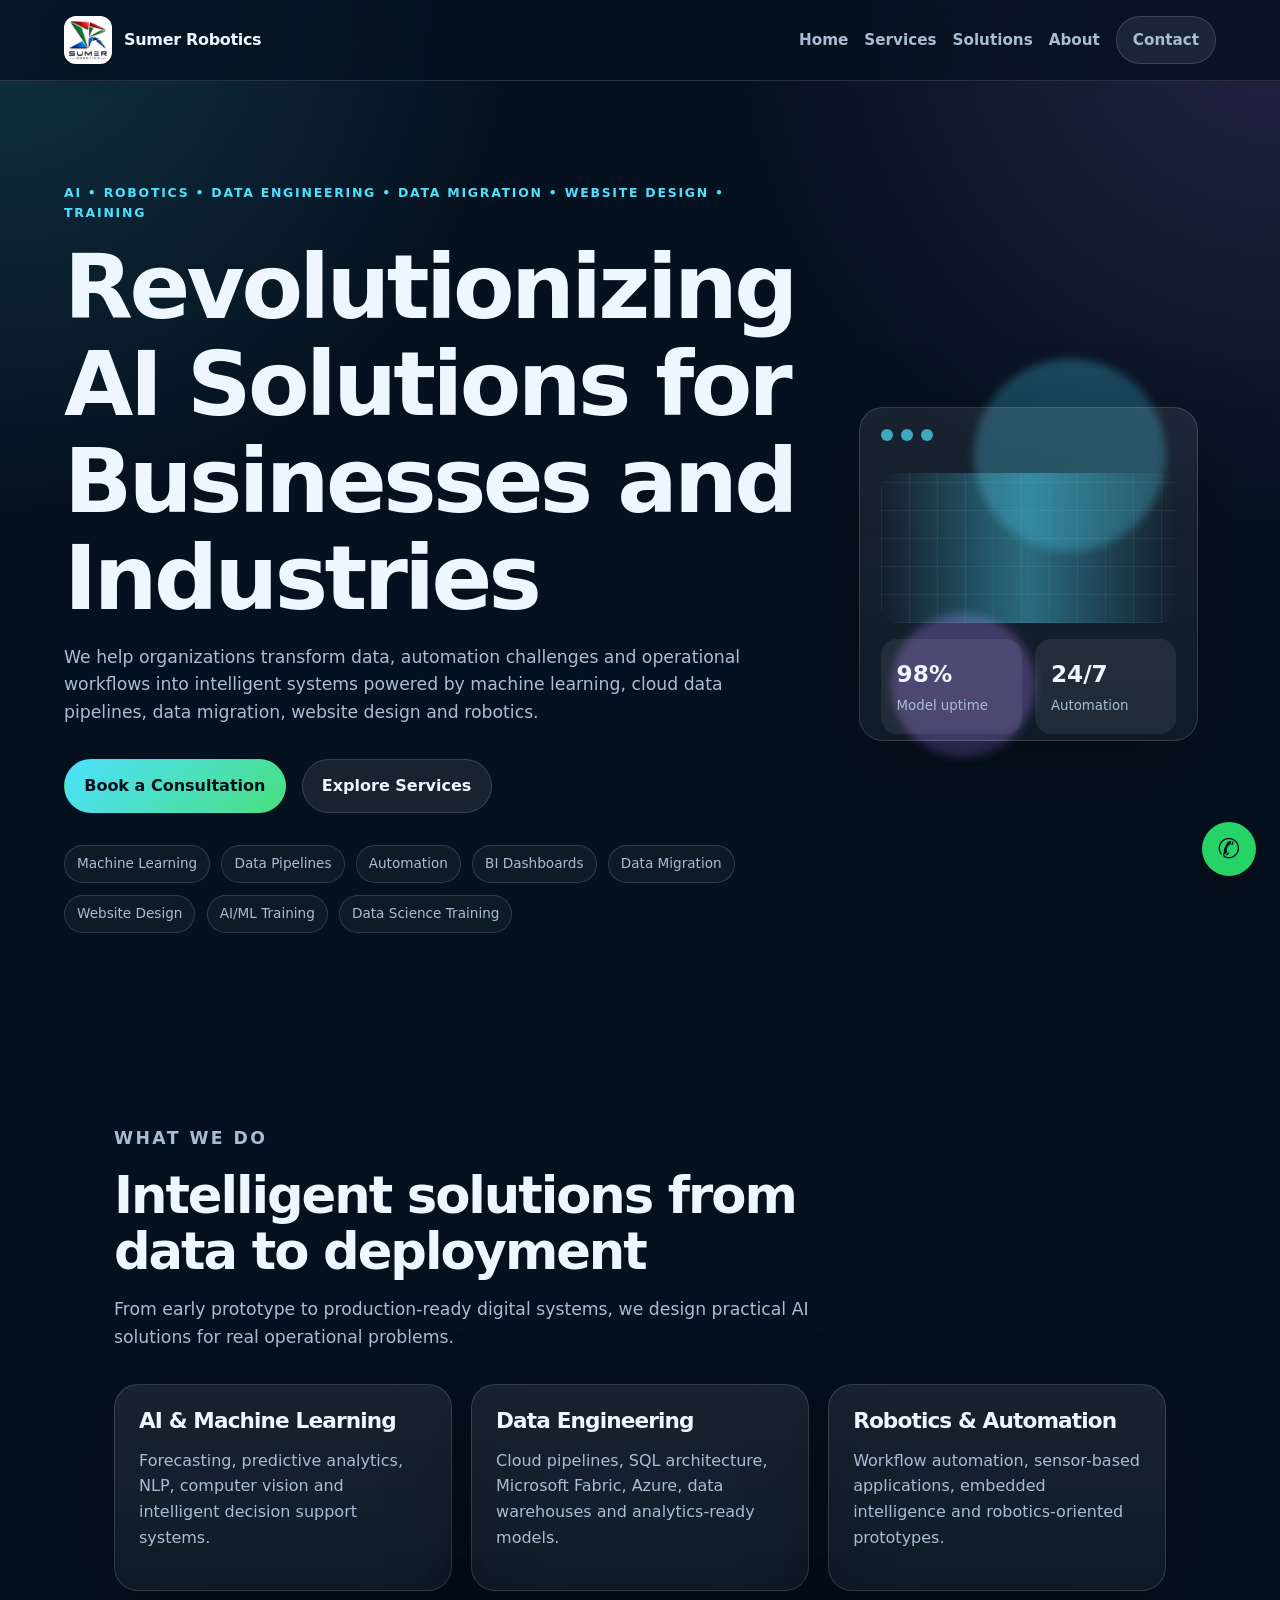
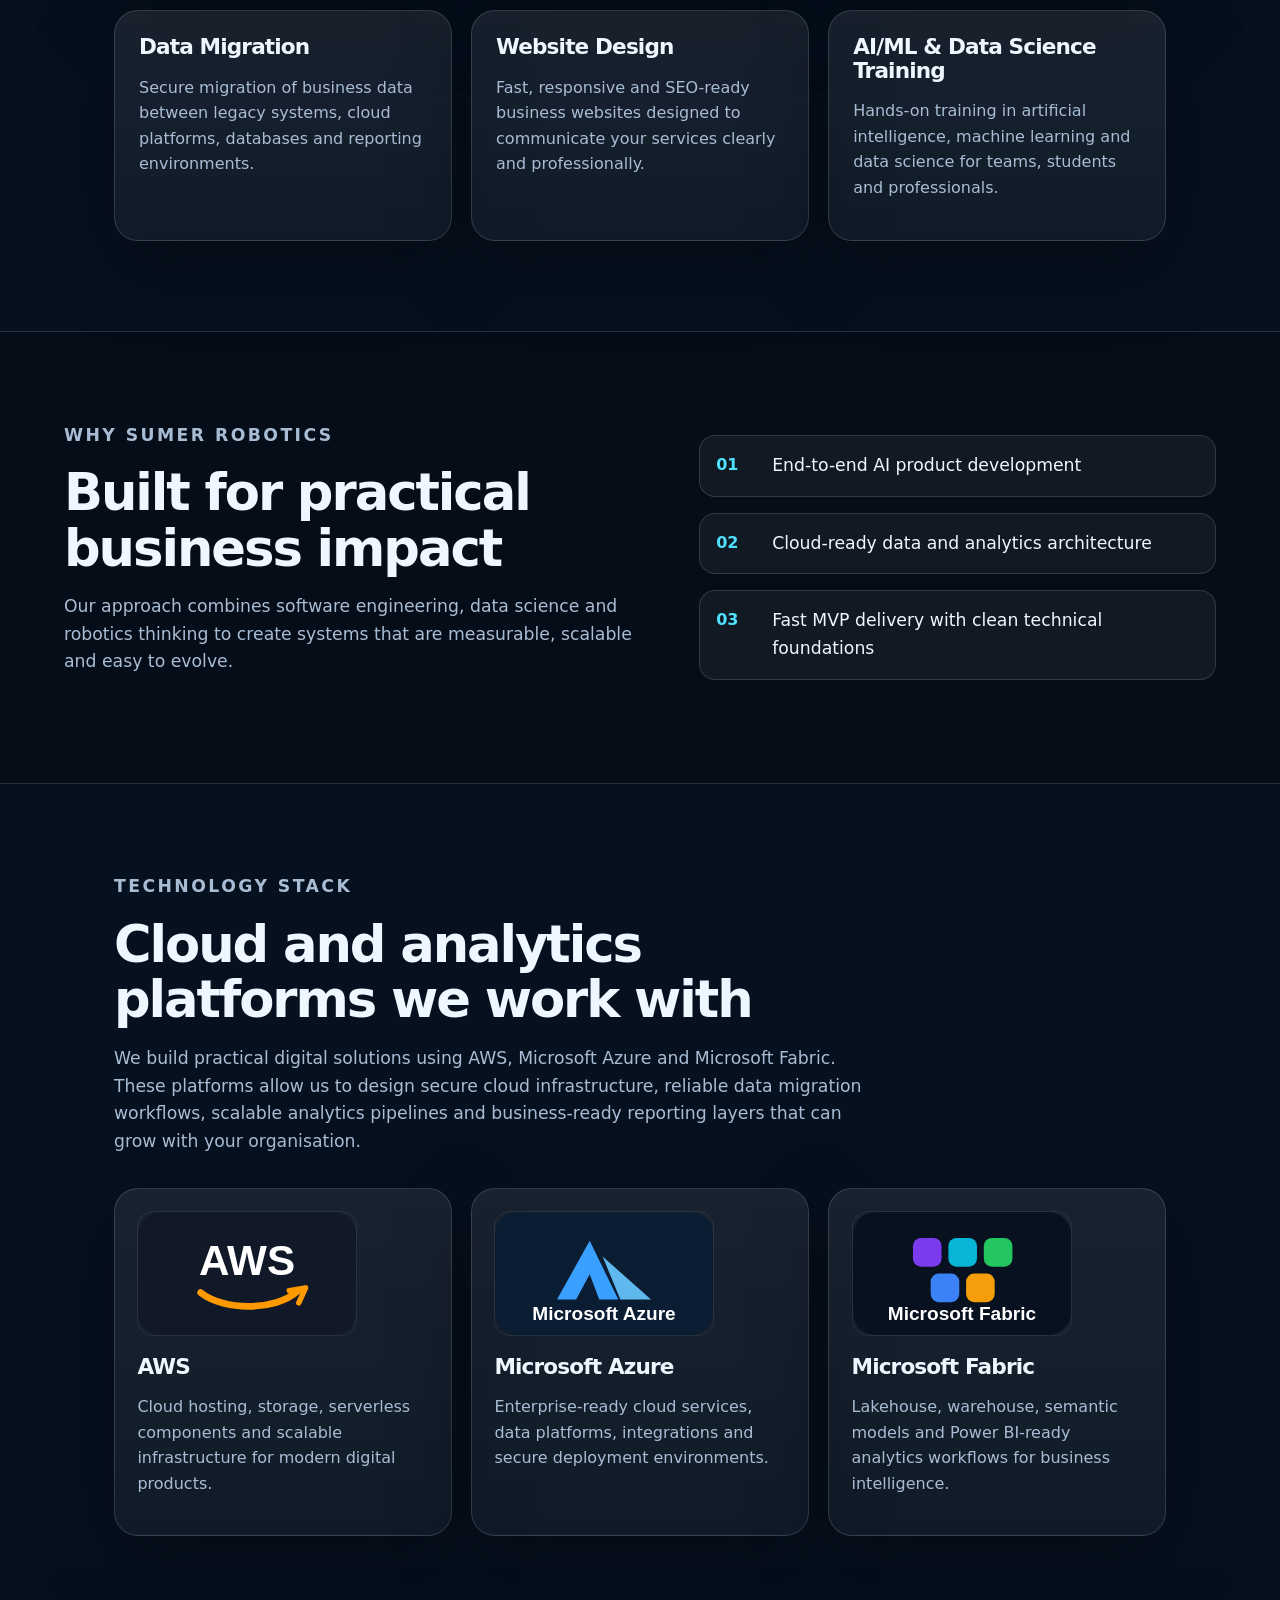
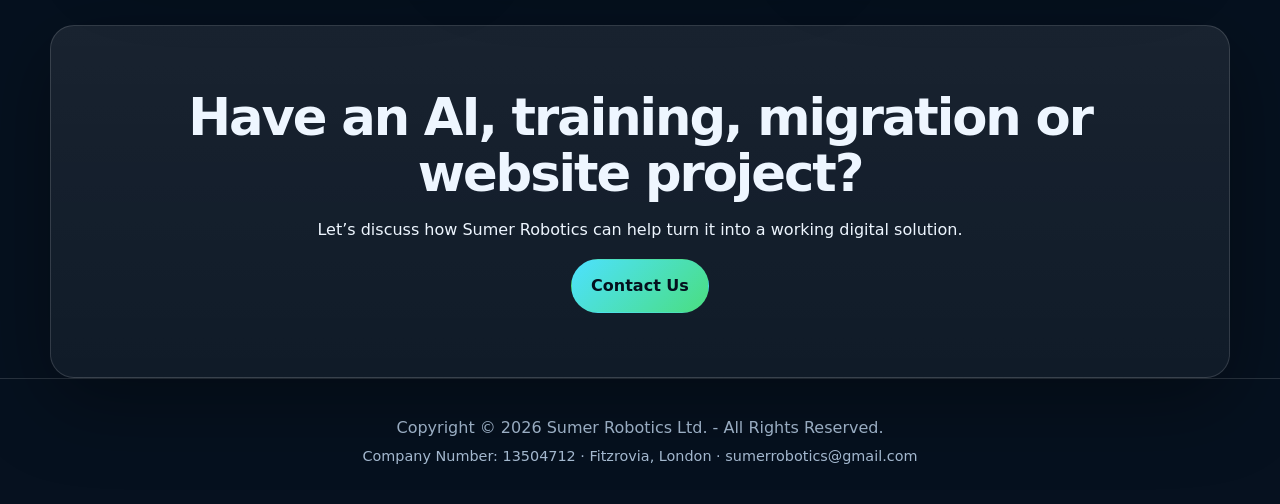
<file: index.html>
<!doctype html>
<html lang="en">
<head>
  <meta charset="utf-8">
  <meta name="viewport" content="width=device-width, initial-scale=1">
  <title>Sumer Robotics Ltd. | AI, Data Migration & Website Design Solutions</title>
  <meta name="description" content="Sumer Robotics Ltd. provides AI, data engineering, data migration, website design, automation and robotics solutions for businesses and industries.">
  <meta name="keywords" content="AI, robotics, machine learning, data engineering, data migration, website design, automation, business intelligence, AWS, Azure, Microsoft Fabric, UK">
  <meta property="og:title" content="Sumer Robotics Ltd. | AI & Robotics Solutions">
  <meta property="og:description" content="AI, data engineering, automation and robotics solutions for businesses and industries.">
  <meta property="og:type" content="website">
  <meta property="og:url" content="https://sumerrobotics.co.uk/">
  <meta name="theme-color" content="#06111f">
  <link rel="canonical" href="https://sumerrobotics.co.uk/">
  <link rel="stylesheet" href="assets/styles.css">
  <script defer src="assets/main.js"></script>

  <script type="application/ld+json">
  {
    "@context": "https://schema.org",
    "@type": "Organization",
    "name": "Sumer Robotics Ltd.",
    "url": "https://sumerrobotics.co.uk/",
    "logo": "https://sumerrobotics.co.uk/assets/sumer-robotics-logo.png",
    "email": "sumerrobotics@gmail.com",
    "telephone": "+44 7719 135826",
    "identifier": "Company Number 13504712",
    "address": {
      "@type": "PostalAddress",
      "streetAddress": "4th Floor, Silverstream House 45 Fitzroy Street",
      "addressLocality": "Fitzrovia, London",
      "postalCode": "W1T 6EB",
      "addressCountry": "GB"
    }
  }
  </script>
</head>
<body>
  <header class="site-header">
    <a class="brand" href="./index.html" aria-label="Sumer Robotics Home">
      <img class="brand-logo" src="assets/sumer-robotics-logo.png" alt="Sumer Robotics logo">
      <span>Sumer Robotics</span>
    </a>

    <button class="menu-toggle" aria-label="Open navigation" aria-expanded="false">☰</button>

    <nav class="site-nav">
      <a href="./index.html">Home</a>
      <a href="./services.html">Services</a>
      <a href="./solutions.html">Solutions</a>
      <a href="./about.html">About</a>
      <a class="nav-cta" href="./contact.html">Contact</a>
    </nav>
  </header>

  <main>
    <section class="hero">
      <div class="hero-grid">
        <div class="hero-copy reveal">
          <p class="eyebrow">AI • Robotics • Data Engineering • Data Migration • Website Design • Training</p>
          <h1>Revolutionizing AI Solutions for Businesses and Industries</h1>
          <p class="hero-text">
            We help organizations transform data, automation challenges and operational workflows
            into intelligent systems powered by machine learning, cloud data pipelines, data migration, website design and robotics.
          </p>
          <div class="hero-actions">
            <a class="button primary" href="./contact.html">Book a Consultation</a>
            <a class="button secondary" href="./services.html">Explore Services</a>
          </div>
          <div class="trust-row" aria-label="Core capabilities">
            <span>Machine Learning</span>
            <span>Data Pipelines</span>
            <span>Automation</span>
            <span>BI Dashboards</span>
            <span>Data Migration</span>
            <span>Website Design</span>
            <span>AI/ML Training</span>
            <span>Data Science Training</span>
          </div>
        </div>

        <div class="hero-visual reveal" aria-hidden="true">
          <div class="orb orb-one"></div>
          <div class="orb orb-two"></div>
          <div class="dashboard-card">
            <div class="card-header">
              <span></span><span></span><span></span>
            </div>
            <div class="signal-line"></div>
            <div class="metric-grid">
              <div><strong>98%</strong><small>Model uptime</small></div>
              <div><strong>24/7</strong><small>Automation</small></div>
              <div><strong>+42%</strong><small>Efficiency</small></div>
              <div><strong>AI</strong><small>Decision layer</small></div>
            </div>
          </div>
        </div>
      </div>
    </section>

    <section class="section">
      <div class="section-heading reveal">
        <p class="eyebrow">What we do</p>
        <h2>Intelligent solutions from data to deployment</h2>
        <p>From early prototype to production-ready digital systems, we design practical AI solutions for real operational problems.</p>
      </div>

      <div class="cards">
        <article class="card reveal">
          <h3>AI & Machine Learning</h3>
          <p>Forecasting, predictive analytics, NLP, computer vision and intelligent decision support systems.</p>
        </article>
        <article class="card reveal">
          <h3>Data Engineering</h3>
          <p>Cloud pipelines, SQL architecture, Microsoft Fabric, Azure, data warehouses and analytics-ready models.</p>
        </article>
        <article class="card reveal">
          <h3>Robotics & Automation</h3>
          <p>Workflow automation, sensor-based applications, embedded intelligence and robotics-oriented prototypes.</p>
        </article>
        <article class="card reveal">
          <h3>Data Migration</h3>
          <p>Secure migration of business data between legacy systems, cloud platforms, databases and reporting environments.</p>
        </article>
        <article class="card reveal">
          <h3>Website Design</h3>
          <p>Fast, responsive and SEO-ready business websites designed to communicate your services clearly and professionally.</p>
        </article>
        <article class="card reveal">
          <h3>AI/ML & Data Science Training</h3>
          <p>Hands-on training in artificial intelligence, machine learning and data science for teams, students and professionals.</p>
        </article>
      </div>
    </section>

    <section class="section dark-band">
      <div class="split">
        <div class="reveal">
          <p class="eyebrow">Why Sumer Robotics</p>
          <h2>Built for practical business impact</h2>
          <p>
            Our approach combines software engineering, data science and robotics thinking to create systems that are measurable,
            scalable and easy to evolve.
          </p>
        </div>
        <div class="feature-list reveal">
          <div><span>01</span><p>End-to-end AI product development</p></div>
          <div><span>02</span><p>Cloud-ready data and analytics architecture</p></div>
          <div><span>03</span><p>Fast MVP delivery with clean technical foundations</p></div>
        </div>
      </div>
    </section>



    <section class="section tech-section">
      <div class="section-heading reveal">
        <p class="eyebrow">Technology Stack</p>
        <h2>Cloud and analytics platforms we work with</h2>
        <p>
          We build practical digital solutions using AWS, Microsoft Azure and Microsoft Fabric. These platforms allow us to design secure cloud infrastructure,
          reliable data migration workflows, scalable analytics pipelines and business-ready reporting layers that can grow with your organisation.
        </p>
      </div>

      <div class="tech-grid">
        <article class="tech-card reveal">
          <img src="assets/aws-logo.svg" alt="AWS technology badge" loading="lazy">
          <h3>AWS</h3>
          <p>Cloud hosting, storage, serverless components and scalable infrastructure for modern digital products.</p>
        </article>
        <article class="tech-card reveal">
          <img src="assets/azure-logo.svg" alt="Microsoft Azure technology badge" loading="lazy">
          <h3>Microsoft Azure</h3>
          <p>Enterprise-ready cloud services, data platforms, integrations and secure deployment environments.</p>
        </article>
        <article class="tech-card reveal">
          <img src="assets/fabric-logo.svg" alt="Microsoft Fabric technology badge" loading="lazy">
          <h3>Microsoft Fabric</h3>
          <p>Lakehouse, warehouse, semantic models and Power BI-ready analytics workflows for business intelligence.</p>
        </article>
      </div>
    </section>


    <section class="section cta-panel reveal">
      <h2>Have an AI, training, migration or website project?</h2>
      <p>Let’s discuss how Sumer Robotics can help turn it into a working digital solution.</p>
      <a class="button primary" href="./contact.html">Contact Us</a>
    </section>
  </main>

  <a class="whatsapp-floating" href="https://wa.me/447719135826?text=Hello%2C%20I%20would%20like%20to%20learn%20more%20about%20Sumer%20Robotics%20services." target="_blank" rel="noopener noreferrer" aria-label="Contact on WhatsApp">✆</a>

  <footer class="site-footer">
    <p>Copyright © 2026 Sumer Robotics Ltd. - All Rights Reserved.</p>
    <p class="footer-meta">Company Number: 13504712 · Fitzrovia, London · <a href="mailto:sumerrobotics@gmail.com">sumerrobotics@gmail.com</a></p>
  </footer>
</body>
</html>
</file>
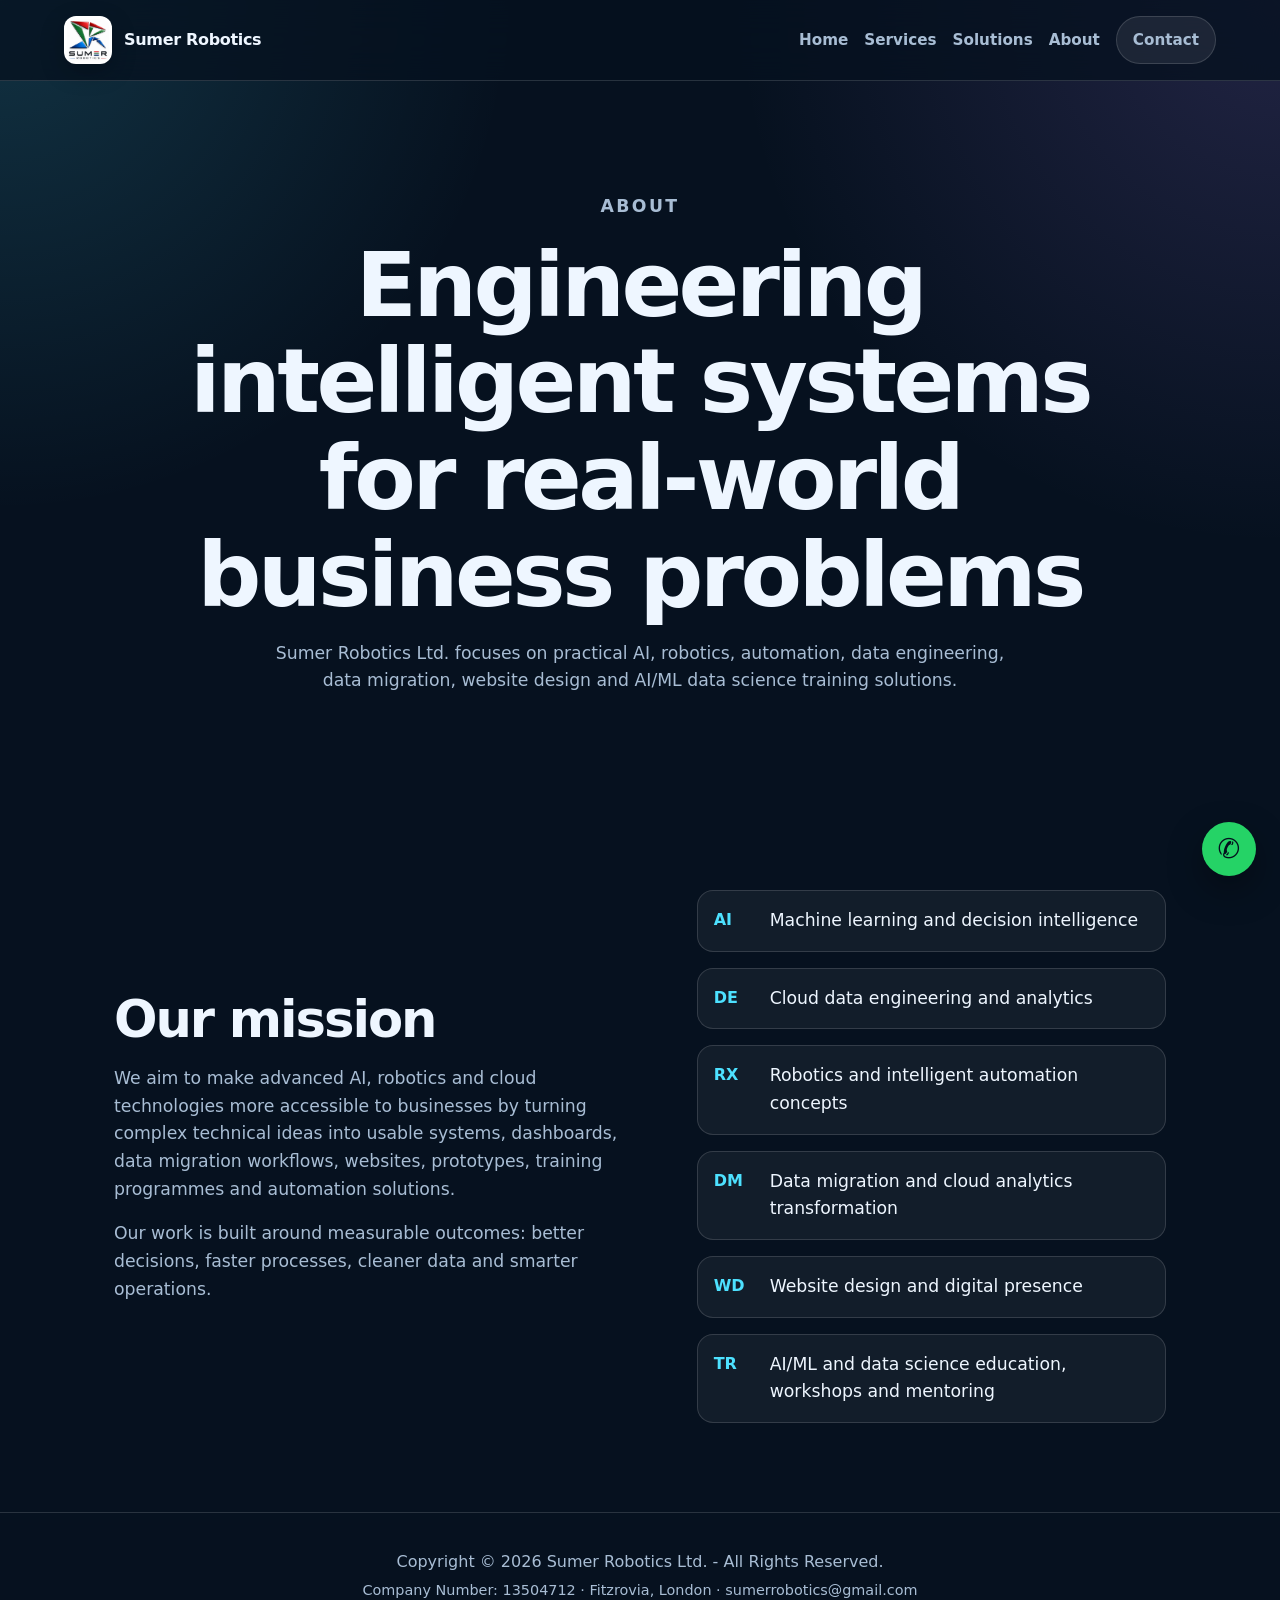
<file: about.html>
<!doctype html>
<html lang="en">
<head>
  <meta charset="utf-8"><meta name="viewport" content="width=device-width, initial-scale=1">
  <title>About | Sumer Robotics Ltd.</title>
  <meta name="description" content="About Sumer Robotics Ltd., a UK-based AI, robotics and data engineering company.">
  <link rel="stylesheet" href="assets/styles.css"><script defer src="assets/main.js"></script>
</head>
<body>
<header class="site-header">
  <a class="brand" href="./index.html"><img class="brand-logo" src="assets/sumer-robotics-logo.png" alt="Sumer Robotics logo"><span>Sumer Robotics</span></a>
  <button class="menu-toggle" aria-label="Open navigation" aria-expanded="false">☰</button>
  <nav class="site-nav">
    <a href="./index.html">Home</a><a href="./services.html">Services</a><a href="./solutions.html">Solutions</a><a href="./about.html">About</a><a class="nav-cta" href="./contact.html">Contact</a>
  </nav>
</header>
<main>
  <section class="page-hero reveal">
    <p class="eyebrow">About</p>
    <h1>Engineering intelligent systems for real-world business problems</h1>
    <p>Sumer Robotics Ltd. focuses on practical AI, robotics, automation, data engineering, data migration, website design and AI/ML data science training solutions.</p>
  </section>

  <section class="section split">
    <div class="reveal">
      <h2>Our mission</h2>
      <p>
        We aim to make advanced AI, robotics and cloud technologies more accessible to businesses by turning complex technical ideas
        into usable systems, dashboards, data migration workflows, websites, prototypes, training programmes and automation solutions.
      </p>
      <p>
        Our work is built around measurable outcomes: better decisions, faster processes, cleaner data and smarter operations.
      </p>
    </div>
    <div class="feature-list reveal">
      <div><span>AI</span><p>Machine learning and decision intelligence</p></div>
      <div><span>DE</span><p>Cloud data engineering and analytics</p></div>
      <div><span>RX</span><p>Robotics and intelligent automation concepts</p></div>
      <div><span>DM</span><p>Data migration and cloud analytics transformation</p></div>
      <div><span>WD</span><p>Website design and digital presence</p></div>
      <div><span>TR</span><p>AI/ML and data science education, workshops and mentoring</p></div>
    </div>
  </section>
</main>
<a class="whatsapp-floating" href="https://wa.me/447719135826?text=Hello%2C%20I%20would%20like%20to%20learn%20more%20about%20Sumer%20Robotics." target="_blank" rel="noopener noreferrer" aria-label="Contact on WhatsApp">✆</a>
<footer class="site-footer"><p>Copyright © 2026 Sumer Robotics Ltd. - All Rights Reserved.</p><p class="footer-meta">Company Number: 13504712 · Fitzrovia, London · <a href="mailto:sumerrobotics@gmail.com">sumerrobotics@gmail.com</a></p></footer>
</body>
</html>
</file>
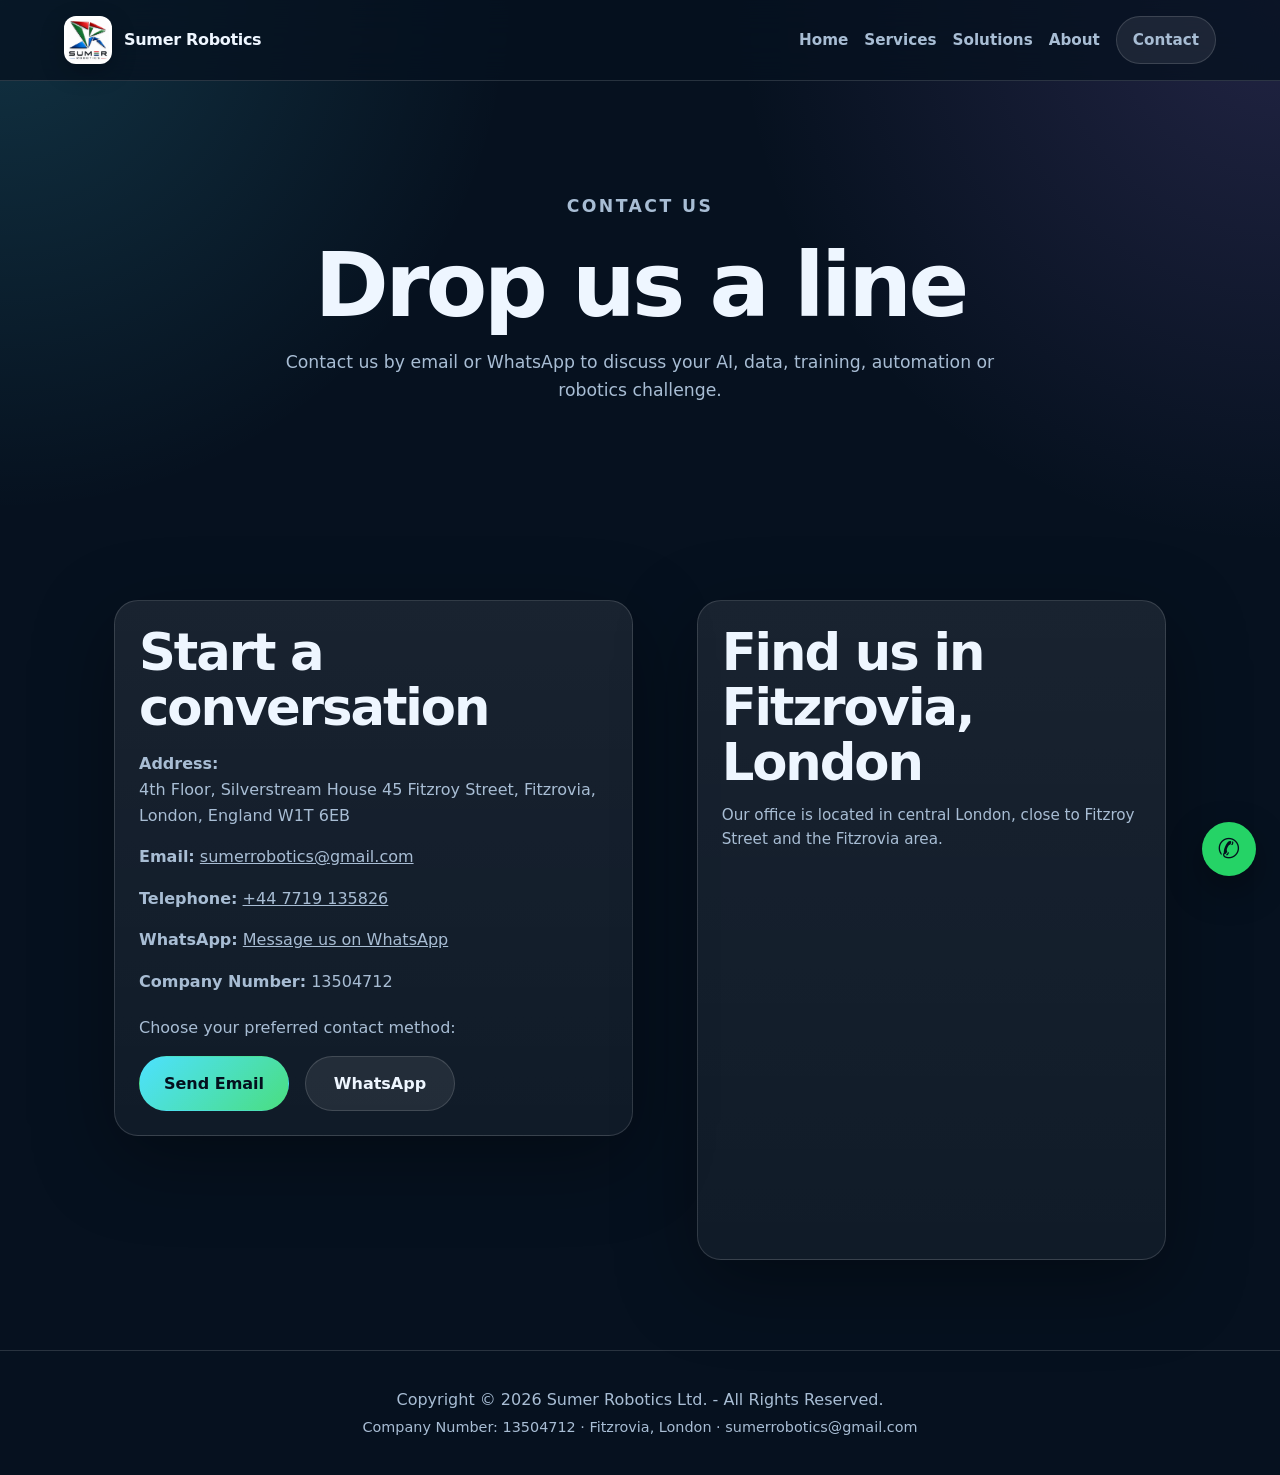
<file: contact.html>
<!doctype html>
<html lang="en">
<head>
  <meta charset="utf-8"><meta name="viewport" content="width=device-width, initial-scale=1">
  <title>Contact | Sumer Robotics Ltd.</title>
  <meta name="description" content="Contact Sumer Robotics Ltd. for AI, automation, data engineering and robotics projects.">
  <link rel="stylesheet" href="assets/styles.css"><script defer src="assets/main.js"></script>
</head>
<body>
<header class="site-header">
  <a class="brand" href="./index.html"><img class="brand-logo" src="assets/sumer-robotics-logo.png" alt="Sumer Robotics logo"><span>Sumer Robotics</span></a>
  <button class="menu-toggle" aria-label="Open navigation" aria-expanded="false">☰</button>
  <nav class="site-nav">
    <a href="./index.html">Home</a><a href="./services.html">Services</a><a href="./solutions.html">Solutions</a><a href="./about.html">About</a><a class="nav-cta" href="./contact.html">Contact</a>
  </nav>
</header>
<main>
  <section class="page-hero reveal">
    <p class="eyebrow">Contact Us</p>
    <h1>Drop us a line</h1>
    <p>Contact us by email or WhatsApp to discuss your AI, data, training, automation or robotics challenge.</p>
  </section>

  <section class="section contact-layout">
    <div class="contact-card reveal">
      <h2>Start a conversation</h2>
      <p><strong>Address:</strong><br>4th Floor, Silverstream House 45 Fitzroy Street, Fitzrovia, London, England W1T 6EB</p>
      <p><strong>Email:</strong> <a href="mailto:sumerrobotics@gmail.com">sumerrobotics@gmail.com</a></p>
      <p><strong>Telephone:</strong> <a href="tel:+447719135826">+44 7719 135826</a></p>
      <p><strong>WhatsApp:</strong> <a href="https://wa.me/447719135826?text=Hello%2C%20I%20would%20like%20to%20discuss%20a%20project%20with%20Sumer%20Robotics." target="_blank" rel="noopener noreferrer">Message us on WhatsApp</a></p>
      <p><strong>Company Number:</strong> 13504712</p>
      <p class="contact-note">Choose your preferred contact method:</p>

      <div class="contact-actions">
        <a
          class="button primary"
          href="mailto:sumerrobotics@gmail.com?subject=Project%20Enquiry%20from%20Sumer%20Robotics%20Website">
          Send Email
        </a>

        <a
          class="button secondary"
          href="https://wa.me/447719135826?text=Hello%2C%20I%20would%20like%20to%20discuss%20a%20project%20with%20Sumer%20Robotics."
          target="_blank"
          rel="noopener noreferrer">
          WhatsApp
        </a>
      </div>
    </div>

    <div class="map-card reveal">
      <h2>Find us in Fitzrovia, London</h2>
      <p class="map-caption">Our office is located in central London, close to Fitzroy Street and the Fitzrovia area.</p>
      <iframe
        src="https://www.google.com/maps?q=51.523200,-0.139400&z=17&output=embed"
        width="100%"
        height="360"
        style="border:0;"
        allowfullscreen=""
        loading="lazy"
        referrerpolicy="no-referrer-when-downgrade">
      </iframe>
    </div>
  </section>
</main>
<a class="whatsapp-floating" href="https://wa.me/447719135826?text=Hello%2C%20I%20would%20like%20to%20discuss%20a%20project%20with%20Sumer%20Robotics." target="_blank" rel="noopener noreferrer" aria-label="Contact on WhatsApp">✆</a>
<footer class="site-footer"><p>Copyright © 2026 Sumer Robotics Ltd. - All Rights Reserved.</p><p class="footer-meta">Company Number: 13504712 · Fitzrovia, London · <a href="mailto:sumerrobotics@gmail.com">sumerrobotics@gmail.com</a></p></footer>
</body>
</html>
</file>
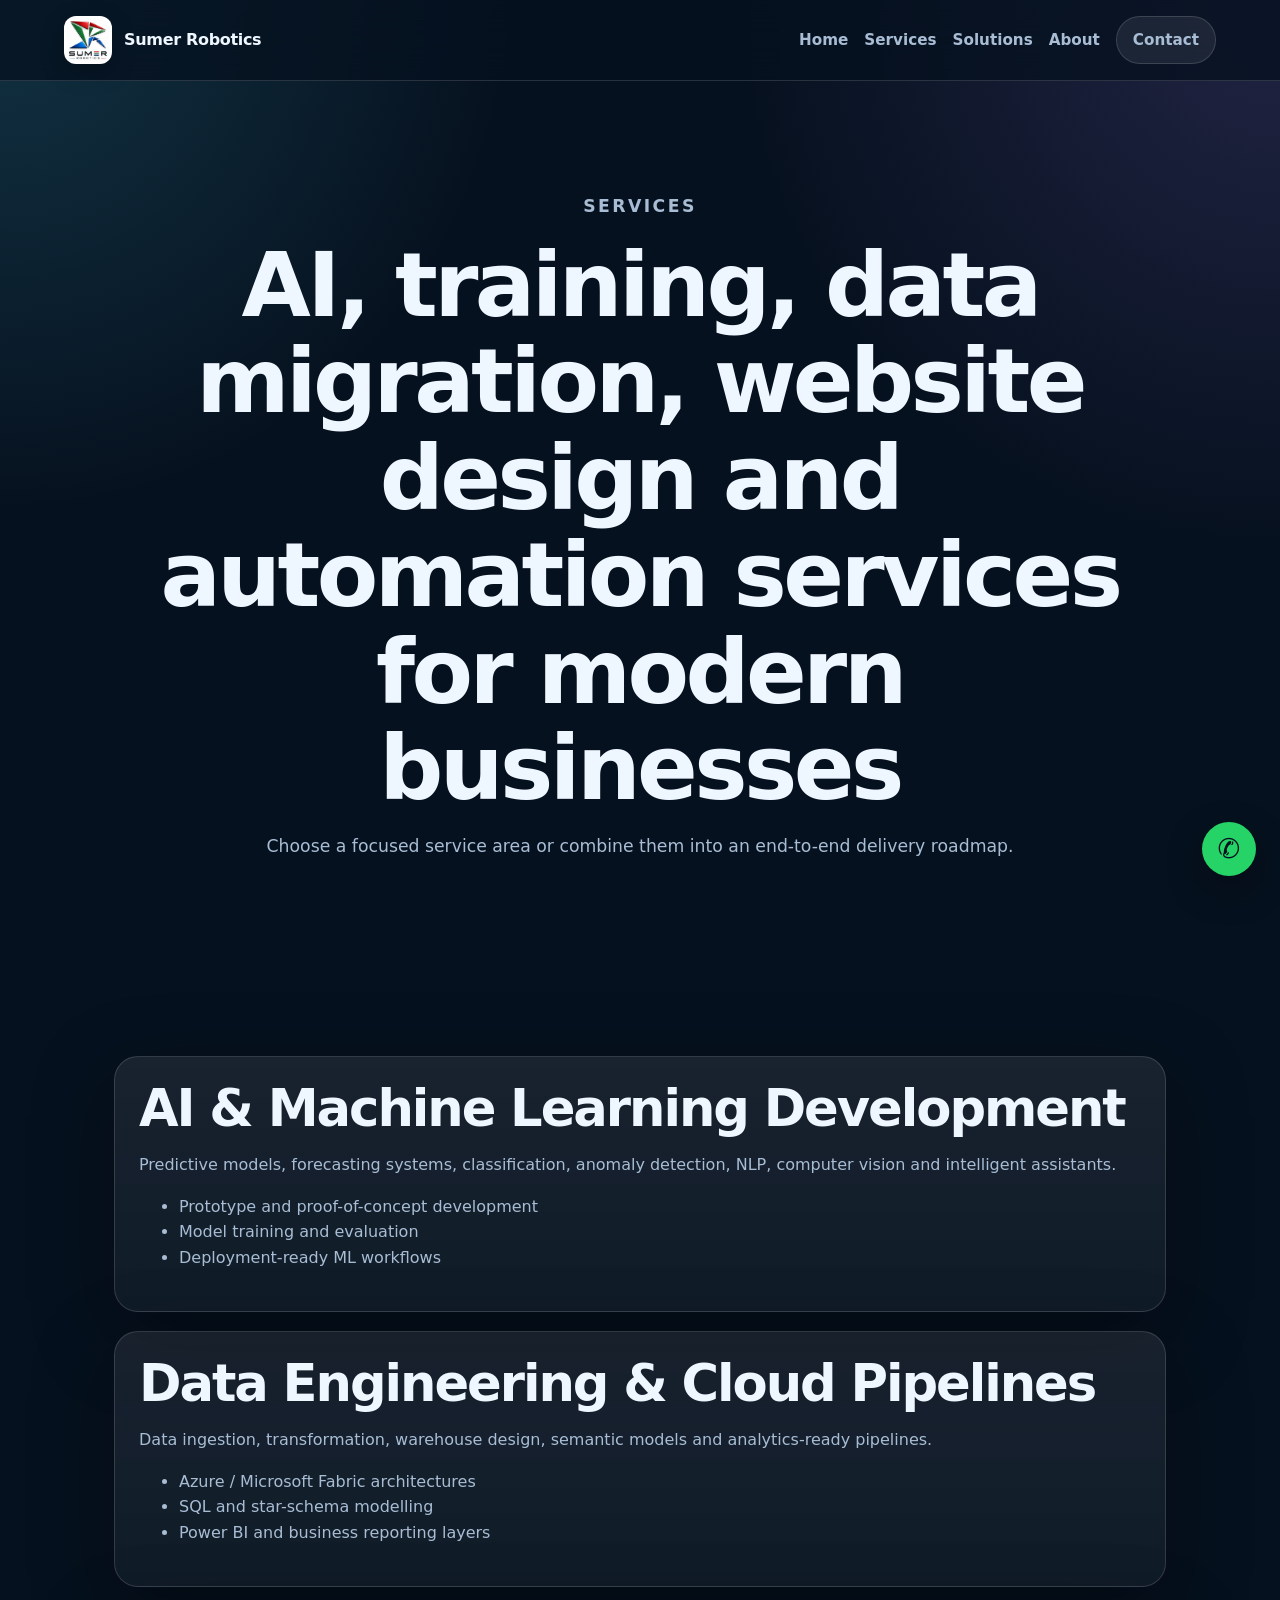
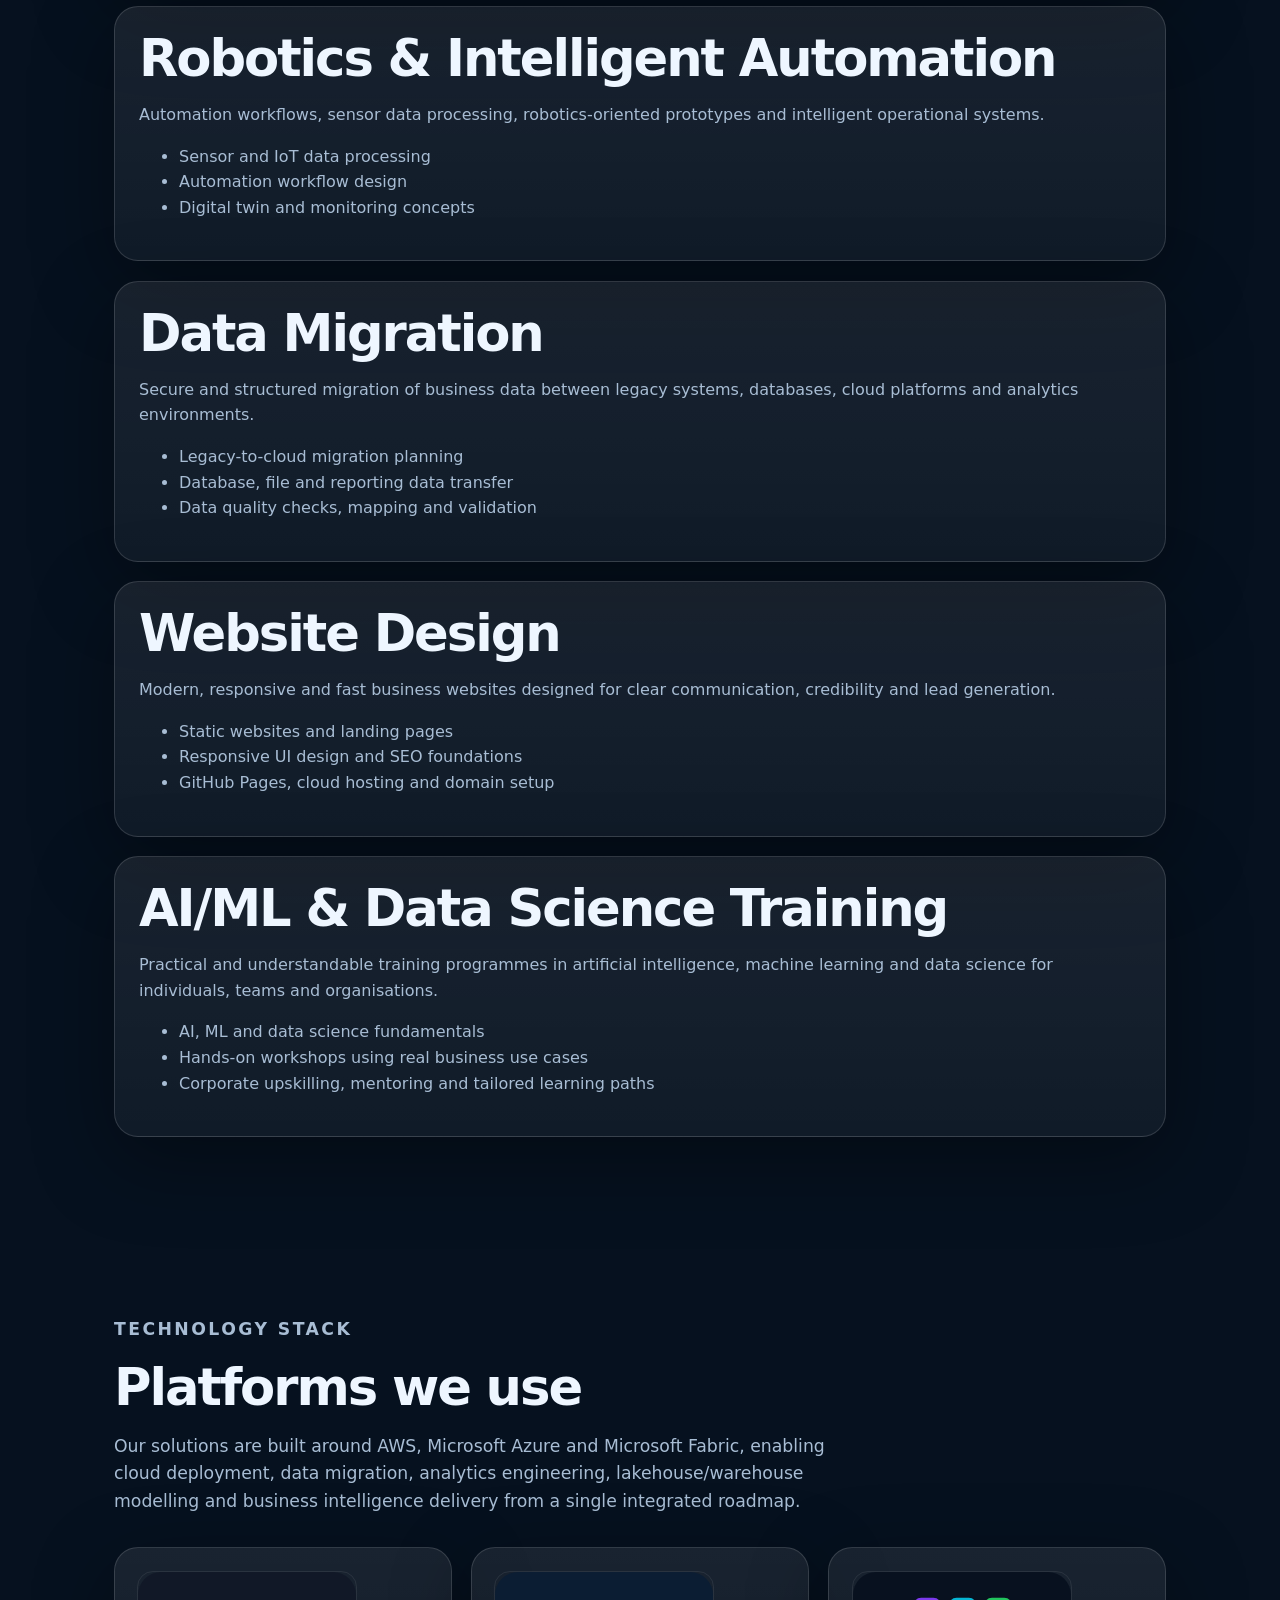
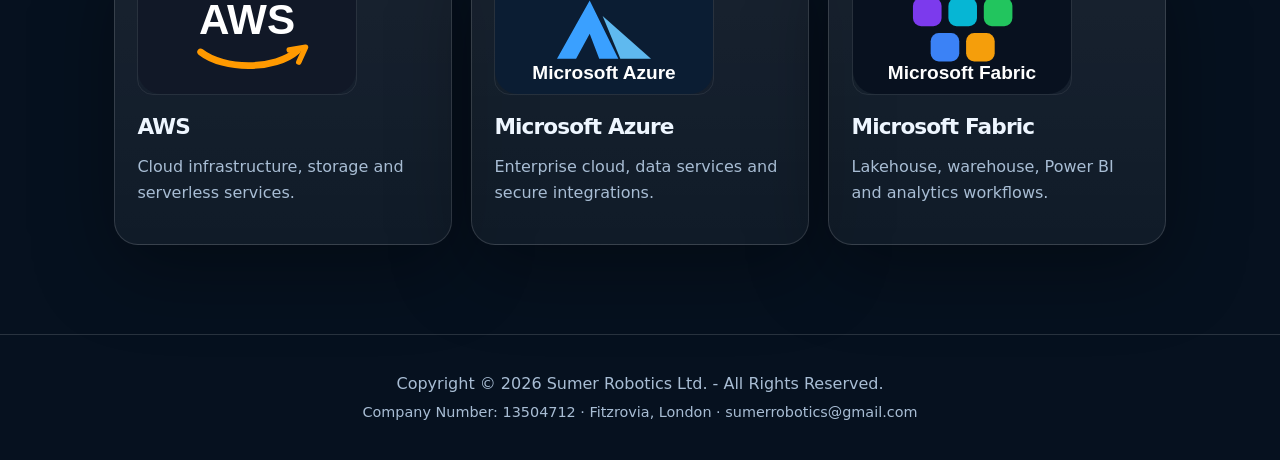
<file: services.html>
<!doctype html>
<html lang="en">
<head>
  <meta charset="utf-8"><meta name="viewport" content="width=device-width, initial-scale=1">
  <title>Services | AI, Data Migration & Website Design | Sumer Robotics Ltd.</title>
  <meta name="description" content="AI, data engineering, data migration, website design, robotics and automation services from Sumer Robotics Ltd.">
  <link rel="stylesheet" href="assets/styles.css"><script defer src="assets/main.js"></script>
</head>
<body>
<header class="site-header">
  <a class="brand" href="./index.html"><img class="brand-logo" src="assets/sumer-robotics-logo.png" alt="Sumer Robotics logo"><span>Sumer Robotics</span></a>
  <button class="menu-toggle" aria-label="Open navigation" aria-expanded="false">☰</button>
  <nav class="site-nav">
    <a href="./index.html">Home</a><a href="./services.html">Services</a><a href="./solutions.html">Solutions</a><a href="./about.html">About</a><a class="nav-cta" href="./contact.html">Contact</a>
  </nav>
</header>
<main>
  <section class="page-hero reveal">
    <p class="eyebrow">Services</p>
    <h1>AI, training, data migration, website design and automation services for modern businesses</h1>
    <p>Choose a focused service area or combine them into an end-to-end delivery roadmap.</p>
  </section>

  <section class="section service-stack">
    <article class="wide-card reveal">
      <h2>AI & Machine Learning Development</h2>
      <p>Predictive models, forecasting systems, classification, anomaly detection, NLP, computer vision and intelligent assistants.</p>
      <ul><li>Prototype and proof-of-concept development</li><li>Model training and evaluation</li><li>Deployment-ready ML workflows</li></ul>
    </article>

    <article class="wide-card reveal">
      <h2>Data Engineering & Cloud Pipelines</h2>
      <p>Data ingestion, transformation, warehouse design, semantic models and analytics-ready pipelines.</p>
      <ul><li>Azure / Microsoft Fabric architectures</li><li>SQL and star-schema modelling</li><li>Power BI and business reporting layers</li></ul>
    </article>

    <article class="wide-card reveal">
      <h2>Robotics & Intelligent Automation</h2>
      <p>Automation workflows, sensor data processing, robotics-oriented prototypes and intelligent operational systems.</p>
      <ul><li>Sensor and IoT data processing</li><li>Automation workflow design</li><li>Digital twin and monitoring concepts</li></ul>
    </article>

    <article class="wide-card reveal">
      <h2>Data Migration</h2>
      <p>Secure and structured migration of business data between legacy systems, databases, cloud platforms and analytics environments.</p>
      <ul><li>Legacy-to-cloud migration planning</li><li>Database, file and reporting data transfer</li><li>Data quality checks, mapping and validation</li></ul>
    </article>

    <article class="wide-card reveal">
      <h2>Website Design</h2>
      <p>Modern, responsive and fast business websites designed for clear communication, credibility and lead generation.</p>
      <ul><li>Static websites and landing pages</li><li>Responsive UI design and SEO foundations</li><li>GitHub Pages, cloud hosting and domain setup</li></ul>
    </article>

    <article class="wide-card reveal">
      <h2>AI/ML & Data Science Training</h2>
      <p>Practical and understandable training programmes in artificial intelligence, machine learning and data science for individuals, teams and organisations.</p>
      <ul><li>AI, ML and data science fundamentals</li><li>Hands-on workshops using real business use cases</li><li>Corporate upskilling, mentoring and tailored learning paths</li></ul>
    </article>
  </section>

  <section class="section tech-section">
    <div class="section-heading reveal">
      <p class="eyebrow">Technology Stack</p>
      <h2>Platforms we use</h2>
      <p>
        Our solutions are built around AWS, Microsoft Azure and Microsoft Fabric, enabling cloud deployment, data migration,
        analytics engineering, lakehouse/warehouse modelling and business intelligence delivery from a single integrated roadmap.
      </p>
    </div>
    <div class="tech-grid">
      <article class="tech-card reveal"><img src="assets/aws-logo.svg" alt="AWS technology badge" loading="lazy"><h3>AWS</h3><p>Cloud infrastructure, storage and serverless services.</p></article>
      <article class="tech-card reveal"><img src="assets/azure-logo.svg" alt="Microsoft Azure technology badge" loading="lazy"><h3>Microsoft Azure</h3><p>Enterprise cloud, data services and secure integrations.</p></article>
      <article class="tech-card reveal"><img src="assets/fabric-logo.svg" alt="Microsoft Fabric technology badge" loading="lazy"><h3>Microsoft Fabric</h3><p>Lakehouse, warehouse, Power BI and analytics workflows.</p></article>
    </div>
  </section>
</main>
<a class="whatsapp-floating" href="https://wa.me/447719135826?text=Hello%2C%20I%20would%20like%20to%20discuss%20Sumer%20Robotics%20services." target="_blank" rel="noopener noreferrer" aria-label="Contact on WhatsApp">✆</a>
<footer class="site-footer"><p>Copyright © 2026 Sumer Robotics Ltd. - All Rights Reserved.</p><p class="footer-meta">Company Number: 13504712 · Fitzrovia, London · <a href="mailto:sumerrobotics@gmail.com">sumerrobotics@gmail.com</a></p></footer>
</body>
</html>
</file>
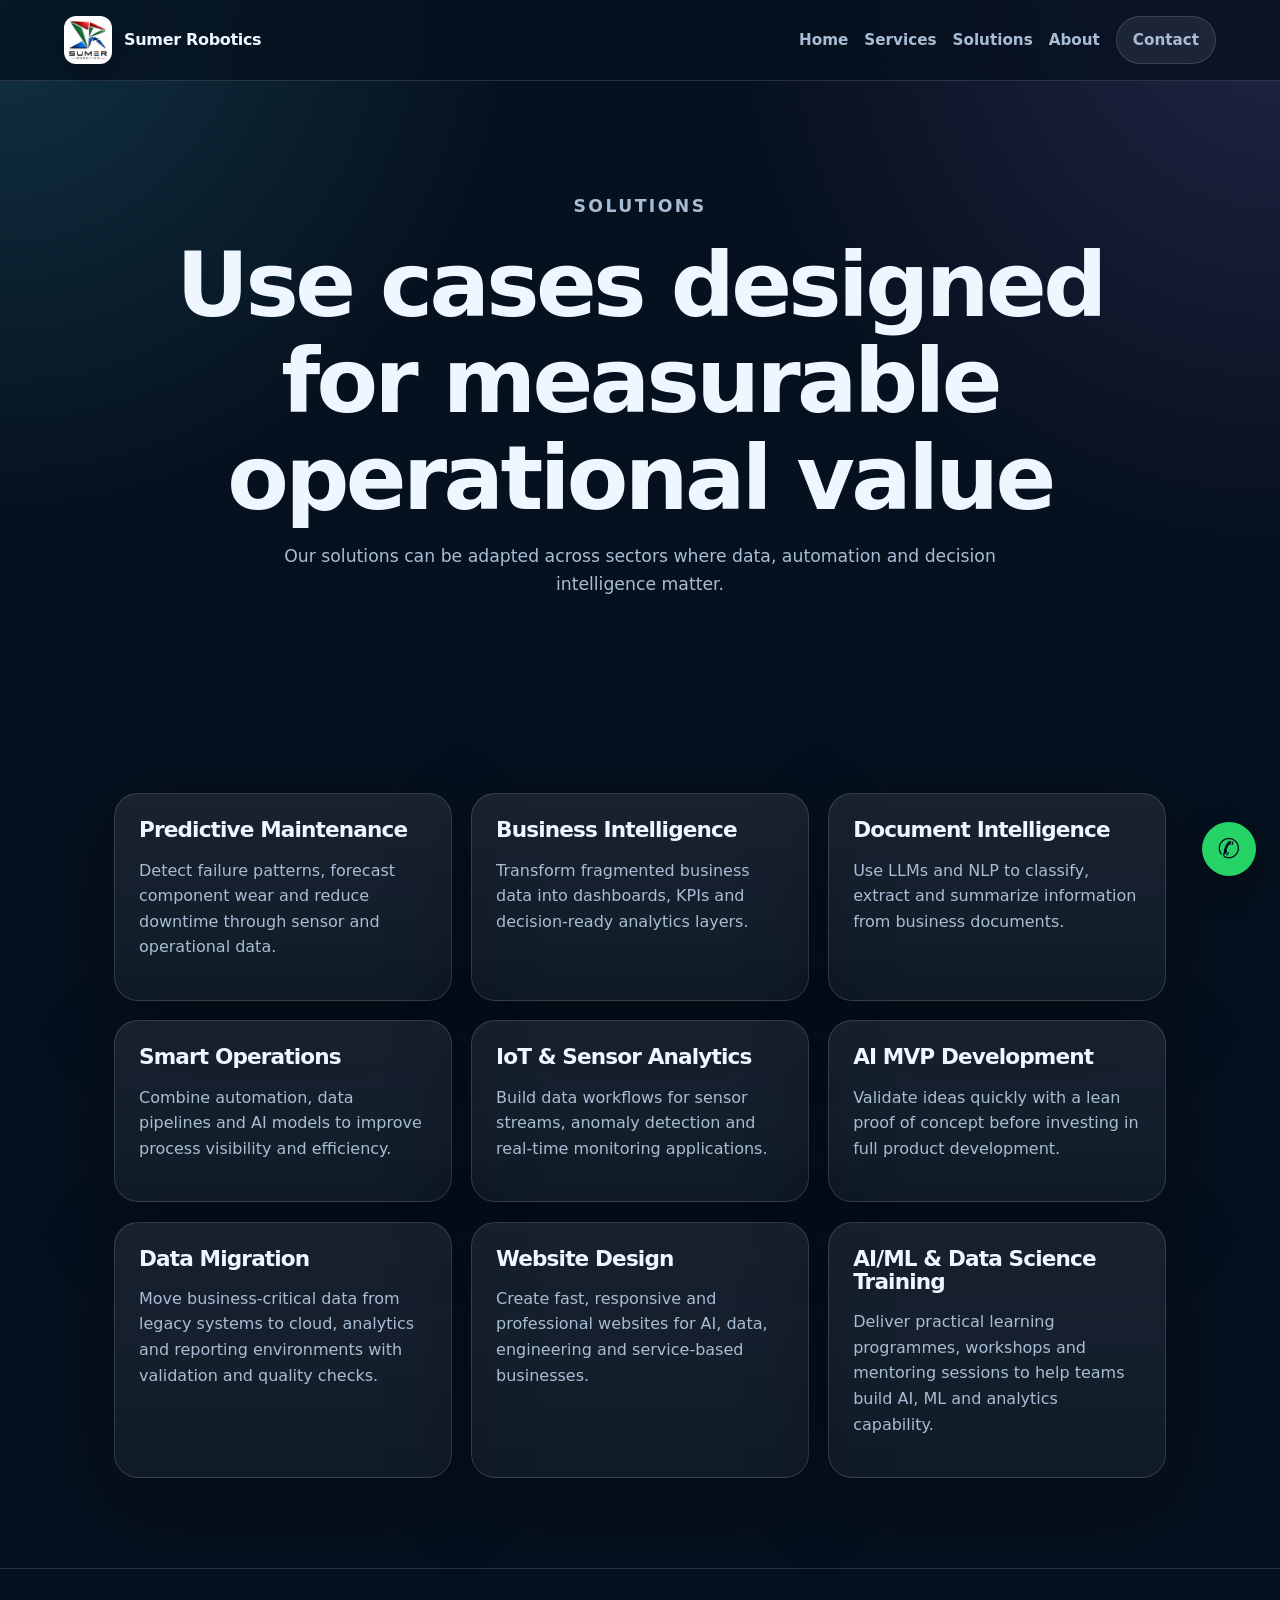
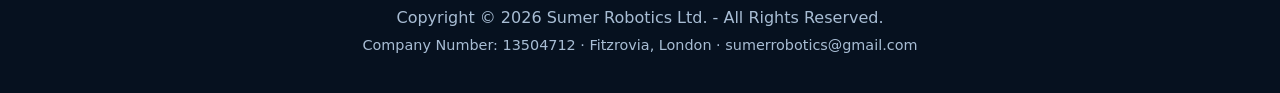
<file: solutions.html>
<!doctype html>
<html lang="en">
<head>
  <meta charset="utf-8"><meta name="viewport" content="width=device-width, initial-scale=1">
  <title>Solutions | Sumer Robotics Ltd.</title>
  <meta name="description" content="Industry solutions for AI, robotics, data engineering and automation.">
  <link rel="stylesheet" href="assets/styles.css"><script defer src="assets/main.js"></script>
</head>
<body>
<header class="site-header">
  <a class="brand" href="./index.html"><img class="brand-logo" src="assets/sumer-robotics-logo.png" alt="Sumer Robotics logo"><span>Sumer Robotics</span></a>
  <button class="menu-toggle" aria-label="Open navigation" aria-expanded="false">☰</button>
  <nav class="site-nav">
    <a href="./index.html">Home</a><a href="./services.html">Services</a><a href="./solutions.html">Solutions</a><a href="./about.html">About</a><a class="nav-cta" href="./contact.html">Contact</a>
  </nav>
</header>
<main>
  <section class="page-hero reveal">
    <p class="eyebrow">Solutions</p>
    <h1>Use cases designed for measurable operational value</h1>
    <p>Our solutions can be adapted across sectors where data, automation and decision intelligence matter.</p>
  </section>

  <section class="section cards">
    <article class="card reveal"><h3>Predictive Maintenance</h3><p>Detect failure patterns, forecast component wear and reduce downtime through sensor and operational data.</p></article>
    <article class="card reveal"><h3>Business Intelligence</h3><p>Transform fragmented business data into dashboards, KPIs and decision-ready analytics layers.</p></article>
    <article class="card reveal"><h3>Document Intelligence</h3><p>Use LLMs and NLP to classify, extract and summarize information from business documents.</p></article>
    <article class="card reveal"><h3>Smart Operations</h3><p>Combine automation, data pipelines and AI models to improve process visibility and efficiency.</p></article>
    <article class="card reveal"><h3>IoT & Sensor Analytics</h3><p>Build data workflows for sensor streams, anomaly detection and real-time monitoring applications.</p></article>
    <article class="card reveal"><h3>AI MVP Development</h3><p>Validate ideas quickly with a lean proof of concept before investing in full product development.</p></article>
    <article class="card reveal"><h3>Data Migration</h3><p>Move business-critical data from legacy systems to cloud, analytics and reporting environments with validation and quality checks.</p></article>
    <article class="card reveal"><h3>Website Design</h3><p>Create fast, responsive and professional websites for AI, data, engineering and service-based businesses.</p></article>
    <article class="card reveal"><h3>AI/ML & Data Science Training</h3><p>Deliver practical learning programmes, workshops and mentoring sessions to help teams build AI, ML and analytics capability.</p></article>
  </section>
</main>
<a class="whatsapp-floating" href="https://wa.me/447719135826?text=Hello%2C%20I%20would%20like%20to%20discuss%20an%20AI%20solution." target="_blank" rel="noopener noreferrer" aria-label="Contact on WhatsApp">✆</a>
<footer class="site-footer"><p>Copyright © 2026 Sumer Robotics Ltd. - All Rights Reserved.</p><p class="footer-meta">Company Number: 13504712 · Fitzrovia, London · <a href="mailto:sumerrobotics@gmail.com">sumerrobotics@gmail.com</a></p></footer>
</body>
</html>
</file>
<file: assets/styles.css>
:root {
  --bg: #06111f;
  --bg-soft: #0b1d33;
  --panel: rgba(255, 255, 255, 0.08);
  --panel-strong: rgba(255, 255, 255, 0.12);
  --text: #eef6ff;
  --muted: #a8bdd4;
  --brand: #4de1ff;
  --brand-2: #9f7aea;
  --accent: #4ade80;
  --border: rgba(255, 255, 255, 0.14);
  --shadow: 0 24px 80px rgba(0, 0, 0, 0.35);
}

* { box-sizing: border-box; }
html { scroll-behavior: smooth; }
body {
  margin: 0;
  font-family: Inter, ui-sans-serif, system-ui, -apple-system, BlinkMacSystemFont, "Segoe UI", sans-serif;
  color: var(--text);
  background:
    radial-gradient(circle at top left, rgba(77, 225, 255, 0.16), transparent 32rem),
    radial-gradient(circle at top right, rgba(159, 122, 234, 0.18), transparent 34rem),
    var(--bg);
  line-height: 1.6;
}

a { color: inherit; }
.site-header {
  position: sticky;
  top: 0;
  z-index: 1000;
  display: flex;
  align-items: center;
  justify-content: space-between;
  gap: 1.5rem;
  padding: 1rem clamp(1rem, 5vw, 4rem);
  background: rgba(6, 17, 31, 0.78);
  backdrop-filter: blur(18px);
  border-bottom: 1px solid var(--border);
}

.brand {
  display: inline-flex;
  align-items: center;
  gap: 0.75rem;
  font-weight: 800;
  text-decoration: none;
  letter-spacing: -0.02em;
}

.brand-mark {
  display: grid;
  place-items: center;
  width: 2.4rem;
  height: 2.4rem;
  border-radius: 0.8rem;
  background: linear-gradient(135deg, var(--brand), var(--brand-2));
  color: #04101e;
  font-weight: 900;
}

.brand-logo {
  width: 3rem;
  height: 3rem;
  object-fit: contain;
  border-radius: 0.75rem;
  background: #ffffff;
  padding: 0.18rem;
  box-shadow: 0 8px 24px rgba(0, 0, 0, 0.22);
}

.site-nav {
  display: flex;
  align-items: center;
  gap: 1rem;
}

.site-nav a {
  text-decoration: none;
  color: var(--muted);
  font-weight: 600;
  font-size: 0.95rem;
}

.site-nav a:hover { color: var(--text); }

.nav-cta {
  padding: 0.65rem 1rem;
  border: 1px solid var(--border);
  border-radius: 999px;
  background: var(--panel);
}

.menu-toggle {
  display: none;
  border: 1px solid var(--border);
  background: var(--panel);
  color: var(--text);
  border-radius: 0.8rem;
  padding: 0.5rem 0.75rem;
  font-size: 1.25rem;
}

.hero {
  padding: clamp(4rem, 8vw, 7rem) clamp(1rem, 5vw, 4rem);
}

.hero-grid,
.split,
.contact-layout {
  display: grid;
  grid-template-columns: 1.05fr 0.95fr;
  gap: clamp(2rem, 5vw, 5rem);
  align-items: center;
  max-width: 1180px;
  margin: 0 auto;
}

.eyebrow {
  margin: 0 0 1rem;
  color: var(--brand);
  text-transform: uppercase;
  letter-spacing: 0.14em;
  font-weight: 800;
  font-size: 0.78rem;
}

h1, h2, h3 { line-height: 1.08; letter-spacing: -0.04em; }
h1 { font-size: clamp(2.6rem, 7vw, 5.8rem); margin: 0; }
h2 { font-size: clamp(2rem, 4vw, 3.4rem); margin: 0 0 1rem; }
h3 { font-size: 1.35rem; margin: 0 0 0.8rem; }

.hero-text,
.section-heading p,
.page-hero p,
.split p {
  color: var(--muted);
  font-size: 1.08rem;
}

.hero-actions {
  display: flex;
  flex-wrap: wrap;
  gap: 1rem;
  margin: 2rem 0;
}

.button {
  display: inline-flex;
  justify-content: center;
  align-items: center;
  min-height: 3rem;
  padding: 0.85rem 1.2rem;
  border-radius: 999px;
  text-decoration: none;
  font-weight: 800;
  border: 1px solid transparent;
  cursor: pointer;
}

.button.primary {
  background: linear-gradient(135deg, var(--brand), var(--accent));
  color: #04101e;
}

.button.secondary {
  border-color: var(--border);
  background: var(--panel);
}

.trust-row {
  display: flex;
  flex-wrap: wrap;
  gap: 0.7rem;
}

.trust-row span {
  color: var(--muted);
  font-size: 0.85rem;
  padding: 0.45rem 0.75rem;
  border: 1px solid var(--border);
  border-radius: 999px;
  background: rgba(255,255,255,0.04);
}

.hero-visual {
  position: relative;
  min-height: 430px;
}

.orb {
  position: absolute;
  border-radius: 999px;
  filter: blur(4px);
  opacity: 0.9;
  animation: float 7s ease-in-out infinite;
}

.orb-one {
  width: 12rem;
  height: 12rem;
  background: rgba(77, 225, 255, 0.28);
  top: 1rem;
  right: 2rem;
}

.orb-two {
  width: 9rem;
  height: 9rem;
  background: rgba(159, 122, 234, 0.35);
  bottom: 1rem;
  left: 2rem;
  animation-delay: -2s;
}

.dashboard-card,
.card,
.wide-card,
.contact-card,
.map-card,
.cta-panel {
  background: linear-gradient(180deg, var(--panel), rgba(255,255,255,0.045));
  border: 1px solid var(--border);
  border-radius: 1.5rem;
  box-shadow: var(--shadow);
}

.dashboard-card {
  position: absolute;
  inset: 4rem 0 2rem;
  padding: 1.3rem;
  overflow: hidden;
}

.card-header {
  display: flex;
  gap: 0.5rem;
  margin-bottom: 2rem;
}

.card-header span {
  width: 0.75rem;
  height: 0.75rem;
  border-radius: 999px;
  background: var(--brand);
  opacity: 0.7;
}

.signal-line {
  height: 150px;
  border-radius: 1rem;
  background:
    linear-gradient(90deg, transparent, rgba(77,225,255,0.4), transparent),
    repeating-linear-gradient(90deg, rgba(255,255,255,0.06) 0 1px, transparent 1px 28px),
    repeating-linear-gradient(0deg, rgba(255,255,255,0.06) 0 1px, transparent 1px 28px);
  animation: pulse 2.8s ease-in-out infinite;
}

.metric-grid {
  display: grid;
  grid-template-columns: repeat(2, 1fr);
  gap: 0.8rem;
  margin-top: 1rem;
}

.metric-grid div {
  padding: 1rem;
  border-radius: 1rem;
  background: rgba(255,255,255,0.07);
}

.metric-grid strong {
  display: block;
  font-size: 1.45rem;
}

.metric-grid small { color: var(--muted); }

.section,
.page-hero {
  padding: clamp(3rem, 7vw, 6rem) clamp(1rem, 5vw, 4rem);
  max-width: 1180px;
  margin: 0 auto;
}

.page-hero {
  padding-top: clamp(4rem, 8vw, 6rem);
  text-align: center;
}

.page-hero p { max-width: 760px; margin: 1rem auto; }

.section-heading {
  max-width: 760px;
  margin-bottom: 2rem;
}

.cards {
  display: grid;
  grid-template-columns: repeat(3, 1fr);
  gap: 1.2rem;
}

.card,
.wide-card,
.contact-card,
.map-card {
  padding: 1.5rem;
}

.card p,
.wide-card p,
.wide-card li,
.contact-card p,
.contact-card small {
  color: var(--muted);
}

.card:hover,
.wide-card:hover {
  transform: translateY(-5px);
  border-color: rgba(77, 225, 255, 0.35);
}

.card,
.wide-card {
  transition: transform 0.25s ease, border-color 0.25s ease;
}

.dark-band {
  max-width: none;
  background: rgba(0,0,0,0.22);
  border-block: 1px solid var(--border);
}

.feature-list {
  display: grid;
  gap: 1rem;
}

.feature-list div {
  display: flex;
  gap: 1rem;
  align-items: flex-start;
  padding: 1rem;
  border: 1px solid var(--border);
  border-radius: 1rem;
  background: rgba(255,255,255,0.05);
}

.feature-list span {
  min-width: 2.5rem;
  color: var(--brand);
  font-weight: 900;
}

.feature-list p { margin: 0; color: var(--text); }

.cta-panel {
  text-align: center;
  padding: clamp(2rem, 5vw, 4rem);
}

.service-stack {
  display: grid;
  gap: 1.2rem;
}

.contact-layout {
  align-items: start;
}

.contact-form {
  display: grid;
  gap: 1rem;
  margin-top: 1.5rem;
}

.contact-form label {
  display: grid;
  gap: 0.4rem;
  color: var(--text);
  font-weight: 700;
}

.contact-form input,
.contact-form textarea {
  width: 100%;
  border: 1px solid var(--border);
  border-radius: 0.9rem;
  background: rgba(255,255,255,0.08);
  color: var(--text);
  padding: 0.9rem 1rem;
  font: inherit;
}

.checkbox {
  display: flex !important;
  grid-template-columns: auto 1fr;
  align-items: center;
  color: var(--muted) !important;
  font-weight: 500 !important;
}

.checkbox input { width: auto; }

.map-card iframe {
  border-radius: 1rem;
  filter: saturate(0.8) contrast(1.05);
}


.tech-section {
  max-width: 1180px;
}

.tech-grid {
  display: grid;
  grid-template-columns: repeat(3, 1fr);
  gap: 1.2rem;
}

.tech-card {
  padding: 1.4rem;
  border: 1px solid var(--border);
  border-radius: 1.5rem;
  background: linear-gradient(180deg, var(--panel), rgba(255,255,255,0.045));
  box-shadow: var(--shadow);
  transition: transform 0.25s ease, border-color 0.25s ease;
}

.tech-card:hover {
  transform: translateY(-5px);
  border-color: rgba(77, 225, 255, 0.35);
}

.tech-card img {
  display: block;
  width: 100%;
  max-width: 220px;
  height: auto;
  margin: 0 0 1.2rem;
  border-radius: 1rem;
  border: 1px solid rgba(255,255,255,0.08);
}

.tech-card p {
  color: var(--muted);
}

.whatsapp-floating {
  position: fixed;
  right: 1.5rem;
  bottom: 1.5rem;
  z-index: 999;
  display: grid;
  place-items: center;
  width: 3.4rem;
  height: 3.4rem;
  border-radius: 999px;
  background: #25D366;
  color: #04101e;
  font-size: 1.7rem;
  font-weight: 900;
  text-decoration: none;
  box-shadow: 0 14px 35px rgba(0,0,0,0.35);
}

.site-footer {
  padding: 2rem clamp(1rem, 5vw, 4rem);
  border-top: 1px solid var(--border);
  color: var(--muted);
  text-align: center;
}

.site-footer p {
  margin: 0.25rem 0;
}

.footer-meta {
  font-size: 0.9rem;
}

.footer-meta a {
  color: var(--muted);
  text-decoration: none;
}

.footer-meta a:hover {
  color: var(--text);
}

.reveal {
  opacity: 0;
  transform: translateY(24px);
  transition: opacity 0.7s ease, transform 0.7s ease;
}

.reveal.visible {
  opacity: 1;
  transform: translateY(0);
}

@keyframes float {
  0%, 100% { transform: translateY(0) scale(1); }
  50% { transform: translateY(-18px) scale(1.03); }
}

@keyframes pulse {
  0%, 100% { opacity: 0.7; }
  50% { opacity: 1; }
}

@media (max-width: 860px) {
  .menu-toggle { display: inline-flex; }
  .site-nav {
    position: absolute;
    top: 100%;
    left: 1rem;
    right: 1rem;
    display: none;
    flex-direction: column;
    align-items: stretch;
    padding: 1rem;
    border: 1px solid var(--border);
    border-radius: 1rem;
    background: rgba(6,17,31,0.96);
  }

  .site-nav.open { display: flex; }
  .hero-grid,
  .split,
  .contact-layout { grid-template-columns: 1fr; }
  .hero-visual { min-height: 340px; }
  .cards { grid-template-columns: 1fr; }
  .tech-grid { grid-template-columns: 1fr; }
}

@media (max-width: 520px) {
  .hero-actions { flex-direction: column; }
  .button { width: 100%; }
  .dashboard-card { inset: 2rem 0 1rem; }
}


.map-caption {
  color: var(--muted);
  margin: -0.25rem 0 1rem;
  font-size: 0.95rem;
}


.contact-actions {
  display: flex;
  flex-wrap: wrap;
  gap: 1rem;
  margin-top: 1.5rem;
}

.contact-actions .button {
  min-width: 150px;
}


.contact-note {
  color: var(--muted);
  margin-top: 1.25rem;
  margin-bottom: 0;
}

.contact-actions {
  display: flex;
  flex-wrap: wrap;
  gap: 1rem;
  margin-top: 1rem;
}

.contact-actions .button {
  min-width: 150px;
}
</file>
